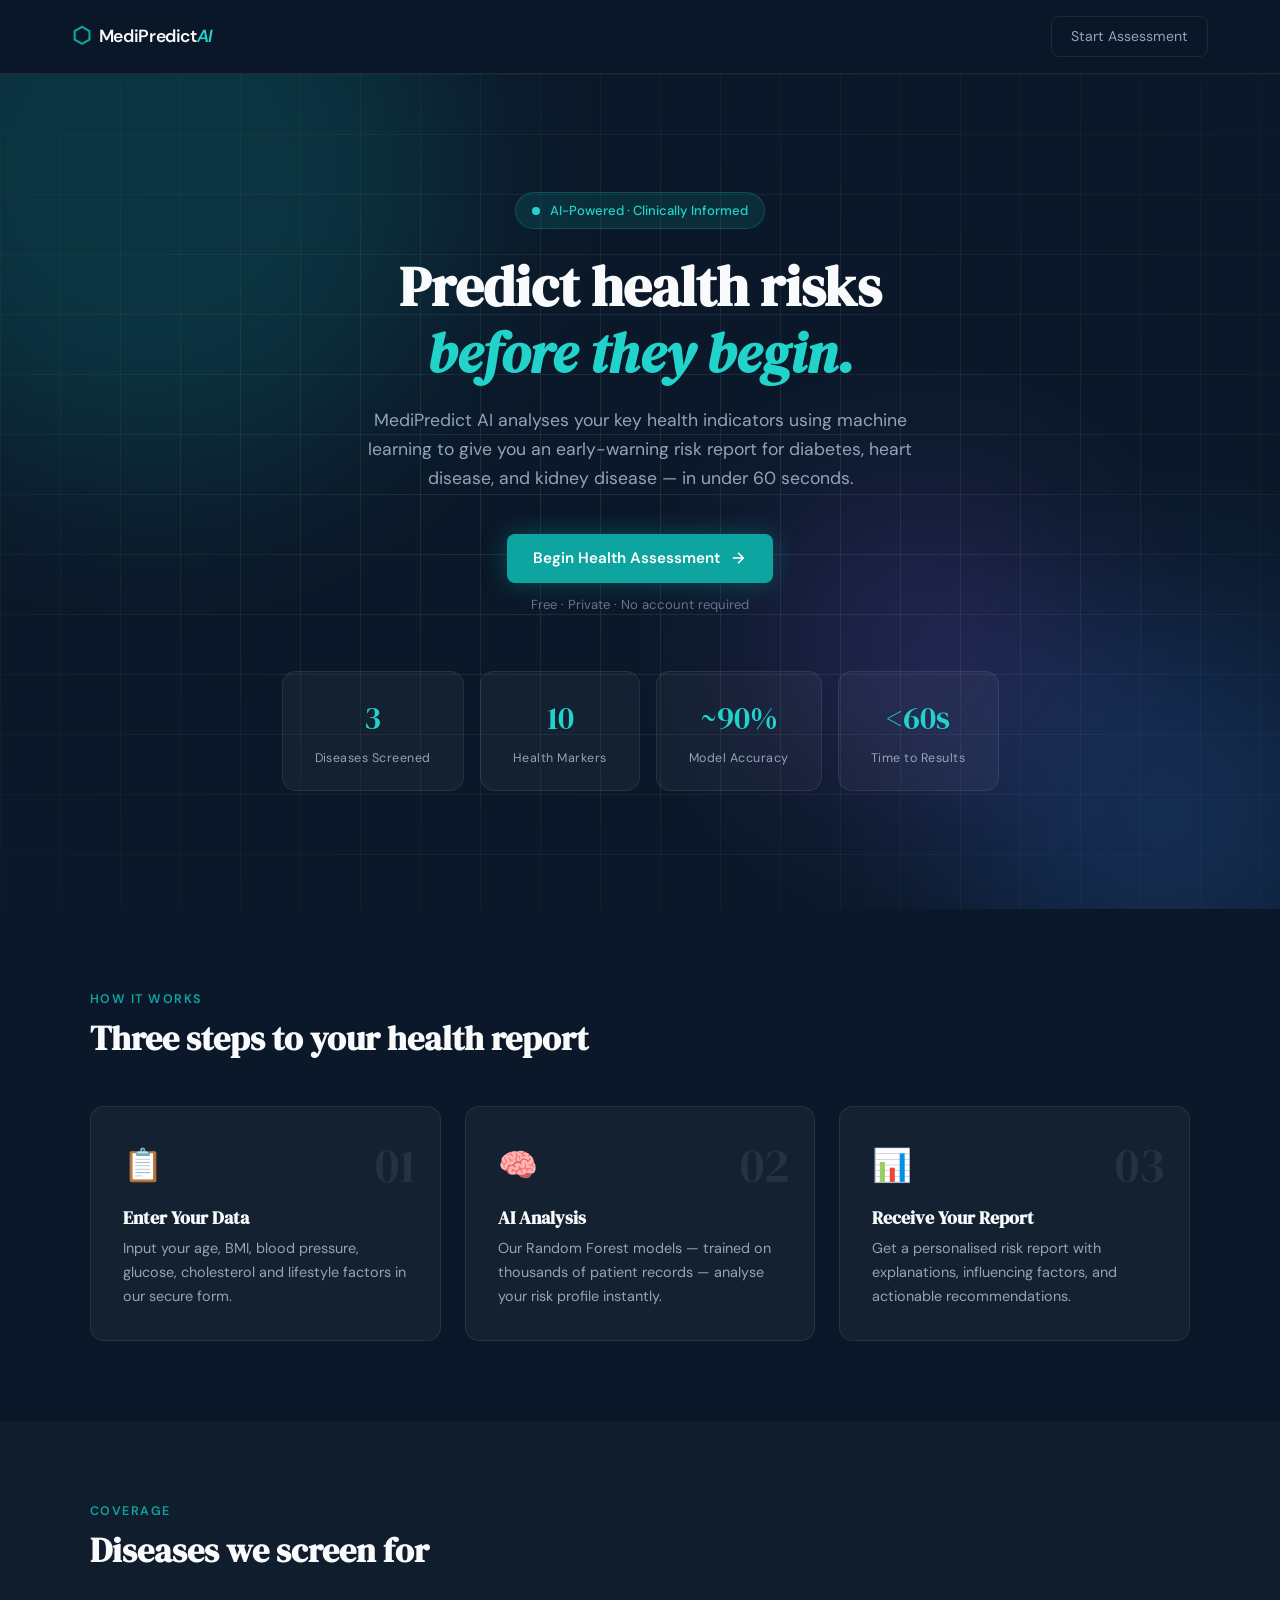
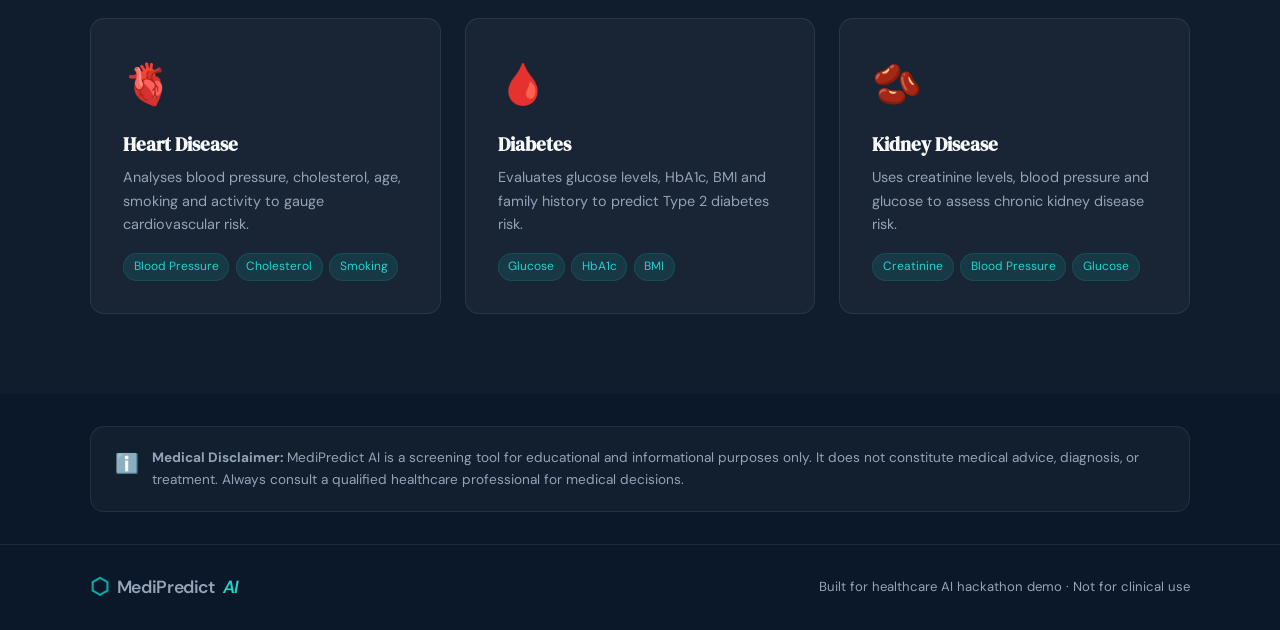
<file: templates/index.html>
<!DOCTYPE html>
<html lang="en">
<head>
  <meta charset="UTF-8" />
  <meta name="viewport" content="width=device-width, initial-scale=1.0" />
  <title>MediPredict AI — Early Health Risk Detection</title>
  <link rel="stylesheet" href="/static/style.css" />
  <link rel="preconnect" href="https://fonts.googleapis.com" />
  <link href="https://fonts.googleapis.com/css2?family=DM+Serif+Display:ital@0;1&family=DM+Sans:wght@300;400;500;600&display=swap" rel="stylesheet" />
</head>
<body class="home-page">

  <!-- ── NAV ─────────────────────────────────────────────────────── -->
  <nav class="nav">
    <div class="nav-inner">
      <a href="/" class="nav-logo">
        <span class="logo-icon">⬡</span>
        <span>MediPredict<em>AI</em></span>
      </a>
      <div class="nav-links">
        <a href="/form" class="btn-nav">Start Assessment</a>
      </div>
    </div>
  </nav>

  <!-- ── HERO ─────────────────────────────────────────────────────── -->
  <section class="hero">
    <div class="hero-bg">
      <div class="orb orb-1"></div>
      <div class="orb orb-2"></div>
      <div class="orb orb-3"></div>
      <div class="grid-overlay"></div>
    </div>

    <div class="hero-content">
      <div class="hero-badge">
        <span class="pulse-dot"></span>
        AI-Powered · Clinically Informed
      </div>

      <h1 class="hero-title">
        Predict health risks<br>
        <em>before they begin.</em>
      </h1>

      <p class="hero-subtitle">
        MediPredict AI analyses your key health indicators using machine learning
        to give you an early-warning risk report for diabetes, heart disease,
        and kidney disease — in under 60 seconds.
      </p>

      <div class="hero-cta">
        <a href="/form" class="btn-primary">
          <span>Begin Health Assessment</span>
          <svg width="18" height="18" viewBox="0 0 24 24" fill="none" stroke="currentColor" stroke-width="2"><path d="M5 12h14M12 5l7 7-7 7"/></svg>
        </a>
        <p class="cta-note">Free · Private · No account required</p>
      </div>

      <!-- Animated stats bar -->
      <div class="stat-row">
        <div class="stat-card">
          <span class="stat-num">3</span>
          <span class="stat-label">Diseases Screened</span>
        </div>
        <div class="stat-card">
          <span class="stat-num">10</span>
          <span class="stat-label">Health Markers</span>
        </div>
        <div class="stat-card">
          <span class="stat-num">~90%</span>
          <span class="stat-label">Model Accuracy</span>
        </div>
        <div class="stat-card">
          <span class="stat-num">&lt;60s</span>
          <span class="stat-label">Time to Results</span>
        </div>
      </div>
    </div>
  </section>

  <!-- ── HOW IT WORKS ──────────────────────────────────────────────── -->
  <section class="section">
    <div class="section-inner">
      <div class="section-label">How It Works</div>
      <h2 class="section-title">Three steps to your health report</h2>

      <div class="steps-grid">
        <div class="step-card">
          <div class="step-num">01</div>
          <div class="step-icon">📋</div>
          <h3>Enter Your Data</h3>
          <p>Input your age, BMI, blood pressure, glucose, cholesterol and lifestyle factors in our secure form.</p>
        </div>
        <div class="step-card">
          <div class="step-num">02</div>
          <div class="step-icon">🧠</div>
          <h3>AI Analysis</h3>
          <p>Our Random Forest models — trained on thousands of patient records — analyse your risk profile instantly.</p>
        </div>
        <div class="step-card">
          <div class="step-num">03</div>
          <div class="step-icon">📊</div>
          <h3>Receive Your Report</h3>
          <p>Get a personalised risk report with explanations, influencing factors, and actionable recommendations.</p>
        </div>
      </div>
    </div>
  </section>

  <!-- ── DISEASES COVERED ──────────────────────────────────────────── -->
  <section class="section section-alt">
    <div class="section-inner">
      <div class="section-label">Coverage</div>
      <h2 class="section-title">Diseases we screen for</h2>

      <div class="disease-grid">
        <div class="disease-card">
          <div class="disease-icon" style="--c:#3b82f6">🫀</div>
          <h3>Heart Disease</h3>
          <p>Analyses blood pressure, cholesterol, age, smoking and activity to gauge cardiovascular risk.</p>
          <div class="disease-factors">
            <span>Blood Pressure</span><span>Cholesterol</span><span>Smoking</span>
          </div>
        </div>
        <div class="disease-card">
          <div class="disease-icon" style="--c:#10b981">🩸</div>
          <h3>Diabetes</h3>
          <p>Evaluates glucose levels, HbA1c, BMI and family history to predict Type 2 diabetes risk.</p>
          <div class="disease-factors">
            <span>Glucose</span><span>HbA1c</span><span>BMI</span>
          </div>
        </div>
        <div class="disease-card">
          <div class="disease-icon" style="--c:#8b5cf6">🫘</div>
          <h3>Kidney Disease</h3>
          <p>Uses creatinine levels, blood pressure and glucose to assess chronic kidney disease risk.</p>
          <div class="disease-factors">
            <span>Creatinine</span><span>Blood Pressure</span><span>Glucose</span>
          </div>
        </div>
      </div>
    </div>
  </section>

  <!-- ── DISCLAIMER ────────────────────────────────────────────────── -->
  <section class="section disclaimer-section">
    <div class="section-inner">
      <div class="disclaimer-box">
        <span class="disclaimer-icon">ℹ️</span>
        <p><strong>Medical Disclaimer:</strong> MediPredict AI is a screening tool for educational and informational purposes only. It does not constitute medical advice, diagnosis, or treatment. Always consult a qualified healthcare professional for medical decisions.</p>
      </div>
    </div>
  </section>

  <!-- ── FOOTER ────────────────────────────────────────────────────── -->
  <footer class="footer">
    <div class="footer-inner">
      <span class="nav-logo"><span class="logo-icon">⬡</span> MediPredict<em>AI</em></span>
      <span>Built for healthcare AI hackathon demo · Not for clinical use</span>
    </div>
  </footer>

  <script src="/static/script.js"></script>
</body>
</html>
</file>
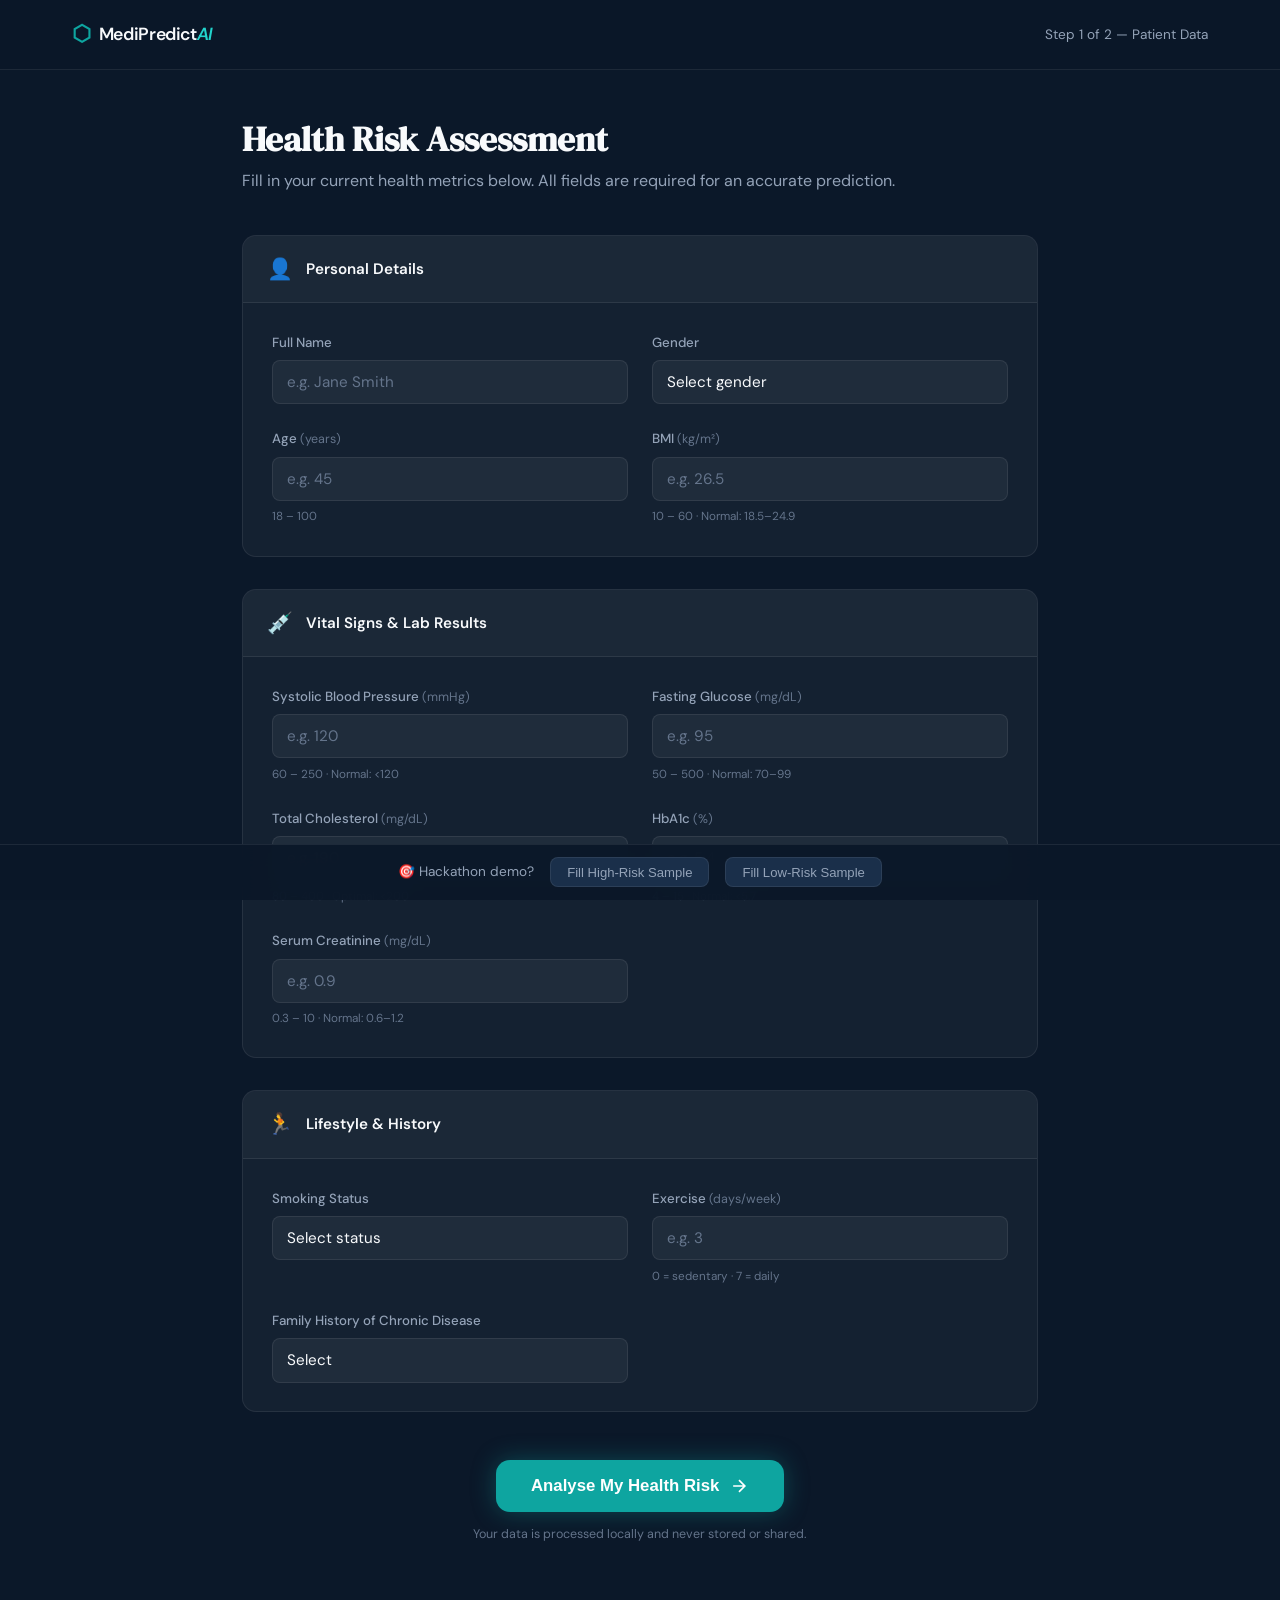
<file: templates/form.html>
<!DOCTYPE html>
<html lang="en">
<head>
  <meta charset="UTF-8" />
  <meta name="viewport" content="width=device-width, initial-scale=1.0" />
  <title>Patient Assessment — MediPredict AI</title>
  <link rel="stylesheet" href="/static/style.css" />
  <link rel="preconnect" href="https://fonts.googleapis.com" />
  <link href="https://fonts.googleapis.com/css2?family=DM+Serif+Display:ital@0;1&family=DM+Sans:wght@300;400;500;600&display=swap" rel="stylesheet" />
</head>
<body class="form-page">

  <!-- ── NAV ─────────────────────────────────────────────────────── -->
  <nav class="nav">
    <div class="nav-inner">
      <a href="/" class="nav-logo">
        <span class="logo-icon">⬡</span>
        <span>MediPredict<em>AI</em></span>
      </a>
      <div class="nav-links">
        <span class="nav-step">Step 1 of 2 — Patient Data</span>
      </div>
    </div>
  </nav>

  <!-- ── FORM WRAPPER ──────────────────────────────────────────────── -->
  <main class="form-main">
    <div class="form-header">
      <h1>Health Risk Assessment</h1>
      <p>Fill in your current health metrics below. All fields are required for an accurate prediction.</p>
    </div>

    <div id="alert-box" class="alert-box hidden"></div>

    <div class="form-container">

      <!-- ── SECTION 1: Personal Details ── -->
      <div class="form-section">
        <div class="form-section-header">
          <span class="section-icon">👤</span>
          <h2>Personal Details</h2>
        </div>
        <div class="form-grid">

          <div class="form-group">
            <label for="name">Full Name</label>
            <input type="text" id="name" placeholder="e.g. Jane Smith" />
          </div>

          <div class="form-group">
            <label for="gender">Gender</label>
            <select id="gender">
              <option value="">Select gender</option>
              <option value="Male">Male</option>
              <option value="Female">Female</option>
              <option value="Other">Other / Prefer not to say</option>
            </select>
          </div>

          <div class="form-group">
            <label for="age">Age <span class="unit">(years)</span></label>
            <input type="number" id="age" min="18" max="100" placeholder="e.g. 45" required />
            <span class="range-hint">18 – 100</span>
          </div>

          <div class="form-group">
            <label for="bmi">BMI <span class="unit">(kg/m²)</span></label>
            <input type="number" id="bmi" min="10" max="60" step="0.1" placeholder="e.g. 26.5" required />
            <span class="range-hint">10 – 60 · Normal: 18.5–24.9</span>
          </div>

        </div>
      </div>

      <!-- ── SECTION 2: Vital Signs ── -->
      <div class="form-section">
        <div class="form-section-header">
          <span class="section-icon">💉</span>
          <h2>Vital Signs &amp; Lab Results</h2>
        </div>
        <div class="form-grid">

          <div class="form-group">
            <label for="blood_pressure">Systolic Blood Pressure <span class="unit">(mmHg)</span></label>
            <input type="number" id="blood_pressure" min="60" max="250" placeholder="e.g. 120" required />
            <span class="range-hint">60 – 250 · Normal: &lt;120</span>
          </div>

          <div class="form-group">
            <label for="glucose">Fasting Glucose <span class="unit">(mg/dL)</span></label>
            <input type="number" id="glucose" min="50" max="500" placeholder="e.g. 95" required />
            <span class="range-hint">50 – 500 · Normal: 70–99</span>
          </div>

          <div class="form-group">
            <label for="cholesterol">Total Cholesterol <span class="unit">(mg/dL)</span></label>
            <input type="number" id="cholesterol" min="80" max="400" placeholder="e.g. 190" required />
            <span class="range-hint">80 – 400 · Optimal: &lt;200</span>
          </div>

          <div class="form-group">
            <label for="hba1c">HbA1c <span class="unit">(%)</span></label>
            <input type="number" id="hba1c" min="4" max="15" step="0.1" placeholder="e.g. 5.4" required />
            <span class="range-hint">4 – 15 · Normal: &lt;5.7</span>
          </div>

          <div class="form-group">
            <label for="creatinine">Serum Creatinine <span class="unit">(mg/dL)</span></label>
            <input type="number" id="creatinine" min="0.3" max="10" step="0.01" placeholder="e.g. 0.9" required />
            <span class="range-hint">0.3 – 10 · Normal: 0.6–1.2</span>
          </div>

        </div>
      </div>

      <!-- ── SECTION 3: Lifestyle ── -->
      <div class="form-section">
        <div class="form-section-header">
          <span class="section-icon">🏃</span>
          <h2>Lifestyle &amp; History</h2>
        </div>
        <div class="form-grid">

          <div class="form-group">
            <label for="smoking">Smoking Status</label>
            <select id="smoking" required>
              <option value="">Select status</option>
              <option value="0">Non-smoker</option>
              <option value="1">Current or ex-smoker</option>
            </select>
          </div>

          <div class="form-group">
            <label for="physical_activity">Exercise <span class="unit">(days/week)</span></label>
            <input type="number" id="physical_activity" min="0" max="7" placeholder="e.g. 3" required />
            <span class="range-hint">0 = sedentary · 7 = daily</span>
          </div>

          <div class="form-group">
            <label for="family_history">Family History of Chronic Disease</label>
            <select id="family_history" required>
              <option value="">Select</option>
              <option value="0">No known family history</option>
              <option value="1">Yes — parent/sibling affected</option>
            </select>
          </div>

        </div>
      </div>

      <!-- ── SUBMIT ── -->
      <div class="form-submit-area">
        <button id="submit-btn" class="btn-primary btn-large" onclick="submitForm()">
          <span id="btn-text">Analyse My Health Risk</span>
          <span id="btn-spinner" class="spinner hidden"></span>
          <svg id="btn-arrow" width="20" height="20" viewBox="0 0 24 24" fill="none" stroke="currentColor" stroke-width="2"><path d="M5 12h14M12 5l7 7-7 7"/></svg>
        </button>
        <p class="submit-note">Your data is processed locally and never stored or shared.</p>
      </div>

    </div><!-- /.form-container -->
  </main>

  <!-- ── SAMPLE DATA BUTTON (demo helper) ── -->
  <div class="demo-bar">
    <span>🎯 Hackathon demo?</span>
    <button onclick="fillSampleData('high')" class="btn-demo">Fill High-Risk Sample</button>
    <button onclick="fillSampleData('low')"  class="btn-demo">Fill Low-Risk Sample</button>
  </div>

  <script src="/static/script.js"></script>
</body>
</html>
</file>
<file: static/style.css>
/* ═══════════════════════════════════════════════════════════════
   MediPredict AI — Main Stylesheet
   Medical-tech aesthetic: deep navy + electric teal + soft white
   Font: DM Serif Display (headings) + DM Sans (body)
═══════════════════════════════════════════════════════════════ */

/* ── TOKENS ──────────────────────────────────────────────────── */
:root {
  --navy:        #0b1829;
  --navy-mid:    #122038;
  --navy-light:  #1a2f4a;
  --teal:        #0ea5a0;
  --teal-light:  #22d3cc;
  --teal-glow:   rgba(14,165,160,0.15);
  --green:       #10b981;
  --amber:       #f59e0b;
  --red:         #ef4444;
  --blue:        #3b82f6;
  --purple:      #8b5cf6;
  --white:       #f8fafc;
  --muted:       #94a3b8;
  --muted-dark:  #64748b;
  --card-bg:     rgba(255,255,255,0.04);
  --card-border: rgba(255,255,255,0.08);
  --radius:      14px;
  --radius-sm:   8px;
  --transition:  0.22s ease;
}

/* ── RESET & BASE ─────────────────────────────────────────────── */
*, *::before, *::after { box-sizing: border-box; margin: 0; padding: 0; }

html { scroll-behavior: smooth; }

body {
  font-family: 'DM Sans', sans-serif;
  background: var(--navy);
  color: var(--white);
  min-height: 100vh;
  line-height: 1.65;
  -webkit-font-smoothing: antialiased;
}

h1, h2, h3 { font-family: 'DM Serif Display', serif; line-height: 1.2; }
h1 { font-size: clamp(2rem, 5vw, 3.5rem); }
h2 { font-size: clamp(1.4rem, 3vw, 2.1rem); }
h3 { font-size: 1.2rem; }

em { font-style: italic; color: var(--teal-light); }
a  { color: inherit; text-decoration: none; }

/* ── NAVIGATION ──────────────────────────────────────────────── */
.nav {
  position: sticky; top: 0; z-index: 100;
  background: rgba(11,24,41,0.85);
  backdrop-filter: blur(16px);
  border-bottom: 1px solid var(--card-border);
}
.nav-inner {
  max-width: 1200px; margin: 0 auto;
  display: flex; align-items: center; justify-content: space-between;
  padding: 1rem 2rem;
}
.nav-logo {
  display: flex; align-items: center; gap: 0.5rem;
  font-family: 'DM Sans', sans-serif; font-weight: 600; font-size: 1.1rem;
  letter-spacing: -0.02em;
}
.logo-icon { font-size: 1.4rem; color: var(--teal); }
.nav-step { font-size: 0.85rem; color: var(--muted); }

/* ── BUTTONS ─────────────────────────────────────────────────── */
.btn-primary {
  display: inline-flex; align-items: center; gap: 0.6rem;
  background: var(--teal); color: #fff;
  padding: 0.75rem 1.6rem; border-radius: var(--radius-sm);
  font-weight: 600; font-size: 0.95rem; border: none; cursor: pointer;
  transition: background var(--transition), transform var(--transition), box-shadow var(--transition);
  box-shadow: 0 0 24px rgba(14,165,160,0.35);
}
.btn-primary:hover {
  background: var(--teal-light); transform: translateY(-2px);
  box-shadow: 0 0 36px rgba(34,211,204,0.5);
}
.btn-primary.btn-large { padding: 1rem 2.2rem; font-size: 1.05rem; border-radius: var(--radius); }

.btn-nav {
  display: inline-block;
  border: 1px solid var(--card-border); border-radius: var(--radius-sm);
  padding: 0.5rem 1.2rem; font-size: 0.88rem; color: var(--muted);
  transition: color var(--transition), border-color var(--transition);
}
.btn-nav:hover { color: var(--white); border-color: var(--teal); }

.btn-secondary {
  display: inline-flex; align-items: center; gap: 0.5rem;
  background: transparent; border: 1px solid var(--card-border);
  color: var(--muted); padding: 0.75rem 1.6rem; border-radius: var(--radius-sm);
  font-size: 0.95rem; cursor: pointer;
  transition: border-color var(--transition), color var(--transition);
}
.btn-secondary:hover { border-color: var(--teal); color: var(--white); }

/* ── HOME PAGE ───────────────────────────────────────────────── */
.hero {
  position: relative; overflow: hidden;
  min-height: calc(100vh - 65px);
  display: flex; align-items: center; justify-content: center;
  padding: 5rem 2rem;
}

.hero-bg { position: absolute; inset: 0; pointer-events: none; }
.orb {
  position: absolute; border-radius: 50%;
  filter: blur(90px); opacity: 0.2; animation: float 8s ease-in-out infinite;
}
.orb-1 { width: 600px; height: 600px; background: var(--teal); top: -200px; left: -150px; animation-delay: 0s; }
.orb-2 { width: 400px; height: 400px; background: var(--blue); bottom: -100px; right: -80px; animation-delay: 3s; }
.orb-3 { width: 300px; height: 300px; background: var(--purple); top: 50%; left: 60%; animation-delay: 6s; }

@keyframes float {
  0%, 100% { transform: translateY(0) scale(1); }
  50%       { transform: translateY(-30px) scale(1.05); }
}

.grid-overlay {
  position: absolute; inset: 0;
  background-image: linear-gradient(var(--card-border) 1px, transparent 1px),
                    linear-gradient(90deg, var(--card-border) 1px, transparent 1px);
  background-size: 60px 60px;
  mask-image: radial-gradient(ellipse 80% 80% at 50% 50%, black 20%, transparent 100%);
}

.hero-content {
  position: relative; text-align: center; max-width: 820px;
  animation: fadeUp 0.8s ease both;
}
@keyframes fadeUp {
  from { opacity: 0; transform: translateY(30px); }
  to   { opacity: 1; transform: translateY(0); }
}

.hero-badge {
  display: inline-flex; align-items: center; gap: 0.6rem;
  background: var(--teal-glow); border: 1px solid rgba(14,165,160,0.3);
  color: var(--teal-light); padding: 0.4rem 1rem;
  border-radius: 999px; font-size: 0.82rem; font-weight: 500; margin-bottom: 1.5rem;
}
.pulse-dot {
  width: 8px; height: 8px; border-radius: 50%;
  background: var(--teal-light);
  animation: pulse 1.5s ease-in-out infinite;
}
@keyframes pulse {
  0%, 100% { opacity: 1; transform: scale(1); }
  50%       { opacity: 0.4; transform: scale(0.8); }
}

.hero-title { margin-bottom: 1.2rem; }
.hero-subtitle {
  font-size: 1.1rem; color: var(--muted); max-width: 580px;
  margin: 0 auto 2.5rem;
}

.hero-cta { margin-bottom: 3.5rem; }
.cta-note { margin-top: 0.7rem; font-size: 0.82rem; color: var(--muted-dark); }

.stat-row {
  display: flex; gap: 1rem; justify-content: center; flex-wrap: wrap;
}
.stat-card {
  background: var(--card-bg); border: 1px solid var(--card-border);
  backdrop-filter: blur(8px); border-radius: var(--radius);
  padding: 1.2rem 2rem; text-align: center; min-width: 120px;
  transition: border-color var(--transition), transform var(--transition);
}
.stat-card:hover { border-color: var(--teal); transform: translateY(-4px); }
.stat-num { display: block; font-family: 'DM Serif Display', serif; font-size: 2rem; color: var(--teal-light); }
.stat-label { font-size: 0.78rem; color: var(--muted); letter-spacing: 0.04em; }

/* ── SHARED SECTIONS ─────────────────────────────────────────── */
.section { padding: 5rem 2rem; }
.section-alt { background: rgba(255,255,255,0.02); }

.section-inner { max-width: 1100px; margin: 0 auto; }

.section-label {
  font-size: 0.78rem; font-weight: 600; letter-spacing: 0.12em;
  text-transform: uppercase; color: var(--teal); margin-bottom: 0.5rem;
}
.section-title { margin-bottom: 3rem; }

/* Steps */
.steps-grid { display: grid; grid-template-columns: repeat(auto-fit, minmax(260px,1fr)); gap: 1.5rem; }
.step-card {
  background: var(--card-bg); border: 1px solid var(--card-border);
  border-radius: var(--radius); padding: 2rem; position: relative;
  transition: border-color var(--transition), transform var(--transition);
}
.step-card:hover { border-color: var(--teal); transform: translateY(-4px); }
.step-num {
  font-family: 'DM Serif Display', serif; font-size: 3rem; color: var(--card-border);
  position: absolute; top: 1.2rem; right: 1.5rem;
}
.step-icon { font-size: 2rem; margin-bottom: 1rem; display: block; }
.step-card h3 { margin-bottom: 0.5rem; font-size: 1.1rem; }
.step-card p { color: var(--muted); font-size: 0.9rem; }

/* Disease cards */
.disease-grid { display: grid; grid-template-columns: repeat(auto-fit, minmax(280px,1fr)); gap: 1.5rem; }
.disease-card {
  background: var(--card-bg); border: 1px solid var(--card-border);
  border-radius: var(--radius); padding: 2rem;
  transition: border-color var(--transition), transform var(--transition);
}
.disease-card:hover { border-color: rgba(255,255,255,0.2); transform: translateY(-4px); }
.disease-icon { font-size: 2.5rem; margin-bottom: 1rem; display: block; }
.disease-card h3 { margin-bottom: 0.6rem; }
.disease-card p { color: var(--muted); font-size: 0.9rem; margin-bottom: 1rem; }
.disease-factors { display: flex; flex-wrap: wrap; gap: 0.4rem; }
.disease-factors span {
  background: var(--teal-glow); border: 1px solid rgba(14,165,160,0.2);
  color: var(--teal-light); font-size: 0.75rem; padding: 0.2rem 0.6rem;
  border-radius: 999px;
}

/* Disclaimer */
.disclaimer-section { padding: 2rem; }
.disclaimer-box {
  background: rgba(255,255,255,0.03); border: 1px solid var(--card-border);
  border-radius: var(--radius); padding: 1.2rem 1.5rem;
  display: flex; gap: 0.8rem; align-items: flex-start; font-size: 0.85rem; color: var(--muted);
}
.disclaimer-icon { font-size: 1.2rem; flex-shrink: 0; margin-top: 0.1rem; }

/* Footer */
.footer { border-top: 1px solid var(--card-border); padding: 1.5rem 2rem; }
.footer-inner {
  max-width: 1100px; margin: 0 auto;
  display: flex; align-items: center; justify-content: space-between; flex-wrap: wrap;
  gap: 1rem; font-size: 0.82rem; color: var(--muted);
}

/* ── FORM PAGE ───────────────────────────────────────────────── */
.form-main { max-width: 860px; margin: 0 auto; padding: 3rem 2rem 6rem; }

.form-header { margin-bottom: 2.5rem; }
.form-header h1 { font-size: 2.2rem; margin-bottom: 0.5rem; }
.form-header p { color: var(--muted); }

.form-container { display: flex; flex-direction: column; gap: 2rem; }

.form-section {
  background: var(--card-bg); border: 1px solid var(--card-border);
  border-radius: var(--radius); overflow: hidden;
}
.form-section-header {
  display: flex; align-items: center; gap: 0.8rem;
  background: rgba(255,255,255,0.03); border-bottom: 1px solid var(--card-border);
  padding: 1rem 1.5rem;
}
.section-icon { font-size: 1.3rem; }
.form-section-header h2 { font-family: 'DM Sans', sans-serif; font-size: 0.95rem; font-weight: 600; color: var(--white); }

.form-grid {
  display: grid; grid-template-columns: repeat(auto-fill, minmax(280px,1fr));
  gap: 1.5rem; padding: 1.8rem;
}

.form-group { display: flex; flex-direction: column; gap: 0.4rem; }
.form-group label { font-size: 0.83rem; font-weight: 500; color: var(--muted); }
.unit { font-weight: 400; color: var(--muted-dark); font-size: 0.78rem; }

.form-group input,
.form-group select {
  background: rgba(255,255,255,0.05); border: 1px solid var(--card-border);
  color: var(--white); border-radius: var(--radius-sm);
  padding: 0.7rem 0.9rem; font-size: 0.95rem; font-family: 'DM Sans', sans-serif;
  transition: border-color var(--transition), box-shadow var(--transition);
  -webkit-appearance: none; appearance: none;
}
.form-group input::placeholder { color: var(--muted-dark); }
.form-group input:focus,
.form-group select:focus {
  outline: none; border-color: var(--teal);
  box-shadow: 0 0 0 3px var(--teal-glow);
}
.form-group select option { background: var(--navy-mid); }

.range-hint { font-size: 0.73rem; color: var(--muted-dark); }

.form-submit-area { text-align: center; padding-top: 1rem; }
.submit-note { margin-top: 0.7rem; font-size: 0.78rem; color: var(--muted-dark); }

/* Demo bar */
.demo-bar {
  position: fixed; bottom: 0; left: 0; right: 0;
  background: rgba(11,24,41,0.95); border-top: 1px solid var(--card-border);
  backdrop-filter: blur(12px);
  display: flex; align-items: center; justify-content: center; gap: 1rem;
  padding: 0.8rem 2rem; font-size: 0.85rem; color: var(--muted);
}
.btn-demo {
  background: var(--navy-light); border: 1px solid var(--card-border);
  color: var(--muted); border-radius: var(--radius-sm);
  padding: 0.4rem 1rem; font-size: 0.82rem; cursor: pointer;
  transition: border-color var(--transition), color var(--transition);
}
.btn-demo:hover { border-color: var(--teal); color: var(--teal-light); }

/* Alert box */
.alert-box {
  background: rgba(239,68,68,0.12); border: 1px solid rgba(239,68,68,0.4);
  color: #fca5a5; border-radius: var(--radius-sm);
  padding: 0.9rem 1.2rem; margin-bottom: 1.5rem; font-size: 0.9rem;
}
.hidden { display: none !important; }

/* Spinner */
.spinner {
  width: 18px; height: 18px; border: 2px solid rgba(255,255,255,0.3);
  border-top-color: #fff; border-radius: 50%;
  animation: spin 0.7s linear infinite; display: inline-block;
}
@keyframes spin { to { transform: rotate(360deg); } }

/* ── RESULT PAGE ─────────────────────────────────────────────── */
.result-main { max-width: 960px; margin: 0 auto; padding: 3rem 2rem 6rem; }

.report-header { margin-bottom: 2rem; }
.report-meta {
  display: flex; flex-wrap: wrap; gap: 1rem;
  font-size: 0.82rem; color: var(--muted); margin-bottom: 0.6rem;
}
.report-meta span { display: flex; align-items: center; gap: 0.4rem; }
.report-header h1 { font-size: 2.4rem; }

/* Doctor alert */
.doctor-alert {
  display: flex; gap: 1rem; align-items: flex-start;
  background: rgba(239,68,68,0.12); border: 1px solid rgba(239,68,68,0.5);
  border-radius: var(--radius); padding: 1.4rem 1.6rem;
  margin-bottom: 2rem; animation: alertPop 0.4s ease both;
}
@keyframes alertPop {
  from { transform: scale(0.97); opacity: 0; }
  to   { transform: scale(1); opacity: 1; }
}
.alert-icon { font-size: 2rem; flex-shrink: 0; }
.alert-content strong { display: block; font-size: 1.1rem; margin-bottom: 0.3rem; color: #fca5a5; }
.alert-content p { font-size: 0.88rem; color: var(--muted); }

/* Overall risk banner */
.overall-risk {
  display: flex; align-items: center; justify-content: space-between;
  border-radius: var(--radius); padding: 2rem 2.5rem;
  margin-bottom: 2.5rem; border: 2px solid;
}
.overall-risk.risk-low    { background: rgba(16,185,129,0.1); border-color: rgba(16,185,129,0.4); }
.overall-risk.risk-medium { background: rgba(245,158,11,0.1); border-color: rgba(245,158,11,0.4); }
.overall-risk.risk-high   { background: rgba(239,68,68,0.1);  border-color: rgba(239,68,68,0.4); }
.overall-label { font-size: 0.78rem; font-weight: 600; text-transform: uppercase; letter-spacing: 0.1em; color: var(--muted); }
.overall-value { font-family: 'DM Serif Display', serif; font-size: 3rem; line-height: 1; margin: 0.2rem 0; }
.risk-low    .overall-value { color: var(--green); }
.risk-medium .overall-value { color: var(--amber); }
.risk-high   .overall-value { color: var(--red); }
.overall-sub { font-size: 0.88rem; color: var(--muted); max-width: 380px; }
.overall-icon { font-size: 3.5rem; }

/* Vitals */
.report-section { margin-bottom: 2.5rem; }
.section-heading {
  font-family: 'DM Sans', sans-serif; font-weight: 600; font-size: 1rem;
  text-transform: uppercase; letter-spacing: 0.08em; color: var(--muted);
  margin-bottom: 1rem; padding-bottom: 0.5rem;
  border-bottom: 1px solid var(--card-border);
}
.vitals-grid { display: grid; grid-template-columns: repeat(auto-fill, minmax(160px,1fr)); gap: 1rem; }
.vital-card {
  background: var(--card-bg); border: 1px solid var(--card-border);
  border-radius: var(--radius-sm); padding: 1rem 1.2rem;
  display: flex; flex-direction: column; gap: 0.3rem;
}
.vital-label { font-size: 0.73rem; color: var(--muted); }
.vital-value { font-size: 1.05rem; font-weight: 600; color: var(--white); }

/* Disease results */
.disease-result {
  background: var(--card-bg); border: 1px solid var(--card-border);
  border-radius: var(--radius); overflow: hidden; margin-bottom: 1.5rem;
  border-left: 4px solid transparent;
}
.risk-border-low    { border-left-color: var(--green); }
.risk-border-medium { border-left-color: var(--amber); }
.risk-border-high   { border-left-color: var(--red); }

.dr-header {
  display: flex; flex-wrap: wrap; gap: 2rem;
  justify-content: space-between; align-items: flex-start;
  padding: 1.6rem 2rem; border-bottom: 1px solid var(--card-border);
  background: rgba(255,255,255,0.02);
}
.dr-title { display: flex; align-items: center; gap: 0.9rem; }
.dr-icon { font-size: 2.2rem; }
.dr-title h3 { margin-bottom: 0.4rem; }

.risk-badge {
  display: inline-block; font-size: 0.76rem; font-weight: 600;
  padding: 0.25rem 0.8rem; border-radius: 999px; letter-spacing: 0.04em;
}
.risk-badge.risk-low    { background: rgba(16,185,129,0.15); color: #34d399; }
.risk-badge.risk-medium { background: rgba(245,158,11,0.15); color: #fbbf24; }
.risk-badge.risk-high   { background: rgba(239,68,68,0.15);  color: #f87171; }

/* Probability bars */
.dr-proba { min-width: 240px; flex: 1; max-width: 340px; }
.proba-row { display: flex; align-items: center; gap: 0.7rem; margin-bottom: 0.5rem; }
.proba-label { font-size: 0.78rem; color: var(--muted); width: 50px; flex-shrink: 0; }
.proba-bar-wrap { flex: 1; height: 8px; background: rgba(255,255,255,0.07); border-radius: 999px; overflow: hidden; }
.proba-bar { height: 100%; border-radius: 999px; transition: width 1s ease; }
.proba-bar.risk-bar-low    { background: var(--green); }
.proba-bar.risk-bar-medium { background: var(--amber); }
.proba-bar.risk-bar-high   { background: var(--red); }
.proba-pct { font-size: 0.78rem; color: var(--muted); width: 38px; text-align: right; flex-shrink: 0; }

/* Factors */
.dr-factors { padding: 1.4rem 2rem; border-bottom: 1px solid var(--card-border); }
.dr-factors h4 { font-family: 'DM Sans', sans-serif; font-size: 0.85rem; font-weight: 600; color: var(--muted); margin-bottom: 0.9rem; }
.factors-list { display: flex; flex-direction: column; gap: 0.5rem; }
.factor-row { display: flex; align-items: center; gap: 0.7rem; }
.factor-name { font-size: 0.8rem; color: var(--white); width: 190px; flex-shrink: 0; }
.factor-bar-wrap { flex: 1; height: 6px; background: rgba(255,255,255,0.07); border-radius: 999px; overflow: hidden; }
.factor-bar { height: 100%; border-radius: 999px; background: var(--teal); transition: width 1s ease 0.3s; }
.factor-pct { font-size: 0.75rem; color: var(--muted); width: 38px; text-align: right; flex-shrink: 0; }

/* Recommendations */
.dr-recs { padding: 1.4rem 2rem; }
.dr-recs h4 { font-family: 'DM Sans', sans-serif; font-size: 0.85rem; font-weight: 600; color: var(--muted); margin-bottom: 0.9rem; }
.recs-list { list-style: none; display: flex; flex-direction: column; gap: 0.5rem; }
.recs-list li {
  font-size: 0.88rem; color: var(--muted); padding: 0.6rem 1rem;
  background: rgba(255,255,255,0.03); border-radius: var(--radius-sm);
  border-left: 3px solid var(--teal);
  transition: background var(--transition);
}
.recs-list li:hover { background: rgba(255,255,255,0.06); }
.recs-list li.rec-urgent {
  border-left-color: var(--red); background: rgba(239,68,68,0.07);
  color: #fca5a5;
}

/* Report actions */
.report-actions { display: flex; gap: 1rem; justify-content: flex-end; margin-bottom: 2rem; flex-wrap: wrap; }

.result-disclaimer { margin-top: 1rem; }

/* ── RESPONSIVE ──────────────────────────────────────────────── */
@media (max-width: 640px) {
  .nav-inner { padding: 0.8rem 1rem; }
  .hero { padding: 3rem 1rem; }
  .stat-row { gap: 0.6rem; }
  .stat-card { padding: 0.8rem 1rem; min-width: 100px; }
  .form-main, .result-main { padding: 2rem 1rem 5rem; }
  .dr-header { flex-direction: column; }
  .dr-proba { max-width: 100%; }
  .overall-risk { flex-direction: column; gap: 1rem; }
  .overall-icon { font-size: 2.5rem; }
  .factor-name { width: 130px; font-size: 0.72rem; }
  .report-actions { justify-content: center; }
}

/* ── PRINT ───────────────────────────────────────────────────── */
@media print {
  .nav, .report-actions, .demo-bar { display: none; }
  body { background: white; color: black; }
  .disease-result { break-inside: avoid; border: 1px solid #ccc; }
  .doctor-alert { border: 2px solid red; background: #fff0f0; }
}
</file>
